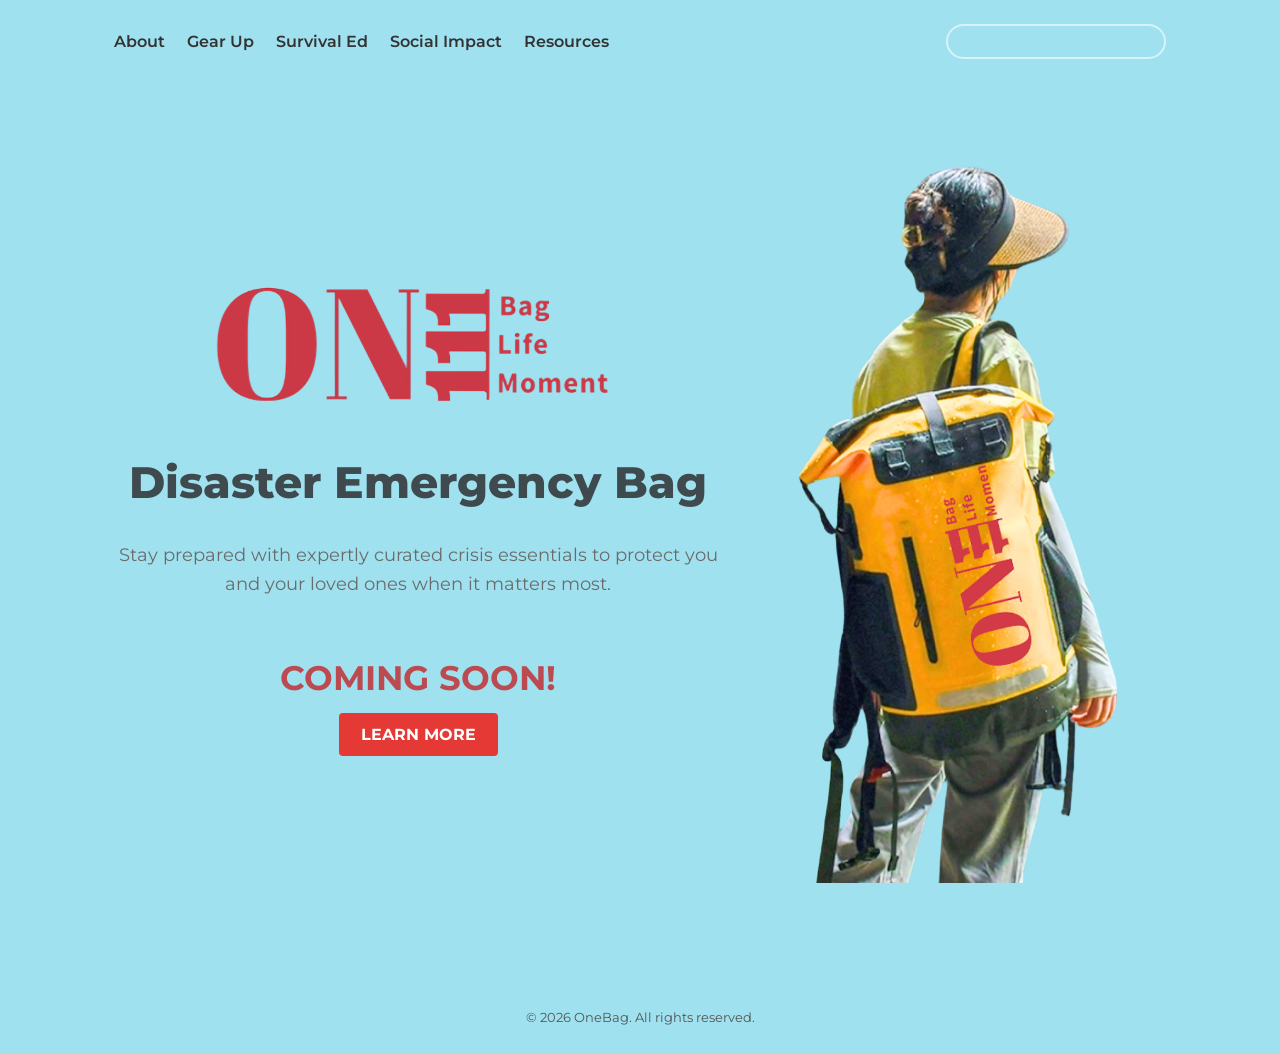
<file: index.html>
<!doctype html>
<html lang="en">
	<head>
		<meta charset="utf-8" />
		<meta name="viewport" content="width=device-width,initial-scale=1" />
		<title>Disaster Emergency Bag — One Bag, Life Moment</title>
		<link href="https://fonts.googleapis.com/css2?family=Montserrat:wght@400;600;700;800&family=Playfair+Display:wght@700&display=swap" rel="stylesheet">
		<link rel="stylesheet" href="style.css">
	</head>
	<body>
		<header class="site-header">
			<div class="inner">
				<nav class="nav">
					<ul class="nav-left">
						<li class="nav-item"><a href="#">About</a></li>
						<li class="nav-item"><a href="#">Gear Up</a></li>
						<li class="nav-item"><a href="#">Survival Ed</a></li>
						<li class="nav-item"><a href="#">Social Impact</a></li>
						<li class="nav-item"><a href="#">Resources</a></li>
					</ul>
					<div class="nav-right">
						<div class="search">
							<input type="search" placeholder="" aria-label="Search">
						</div>
					</div>
				</nav>
			</div>
		</header>

		<main class="hero">
			<div class="inner hero-grid">
				<section class="hero-content">
					<div class="brand">
						<img class="brand-logo" src="images/111_logo_no_BG_final.png" alt="One 111 logo">
					</div>

					<h1>Disaster Emergency Bag</h1>

					<p class="lead">Stay prepared with expertly curated crisis essentials to protect you and your loved ones when it matters most.</p>

					<h2 class="cta-title">COMING SOON!</h2>
					<a class="btn-primary" href="learn.html">LEARN MORE</a>
				</section>

				<figure class="hero-image" aria-hidden="true">
					<img src="images/lady_bag_111.png" alt="Person wearing a yellow emergency bag with 111 logo"/>
				</figure>
			</div>
		</main>

		<footer class="site-footer">
			<div class="inner">
				<small>© <span id="year"></span> OneBag. All rights reserved.</small>
			</div>
		</footer>

		<script>
			document.getElementById('year').textContent = new Date().getFullYear();
		</script>
	</body>
</html>
</file>
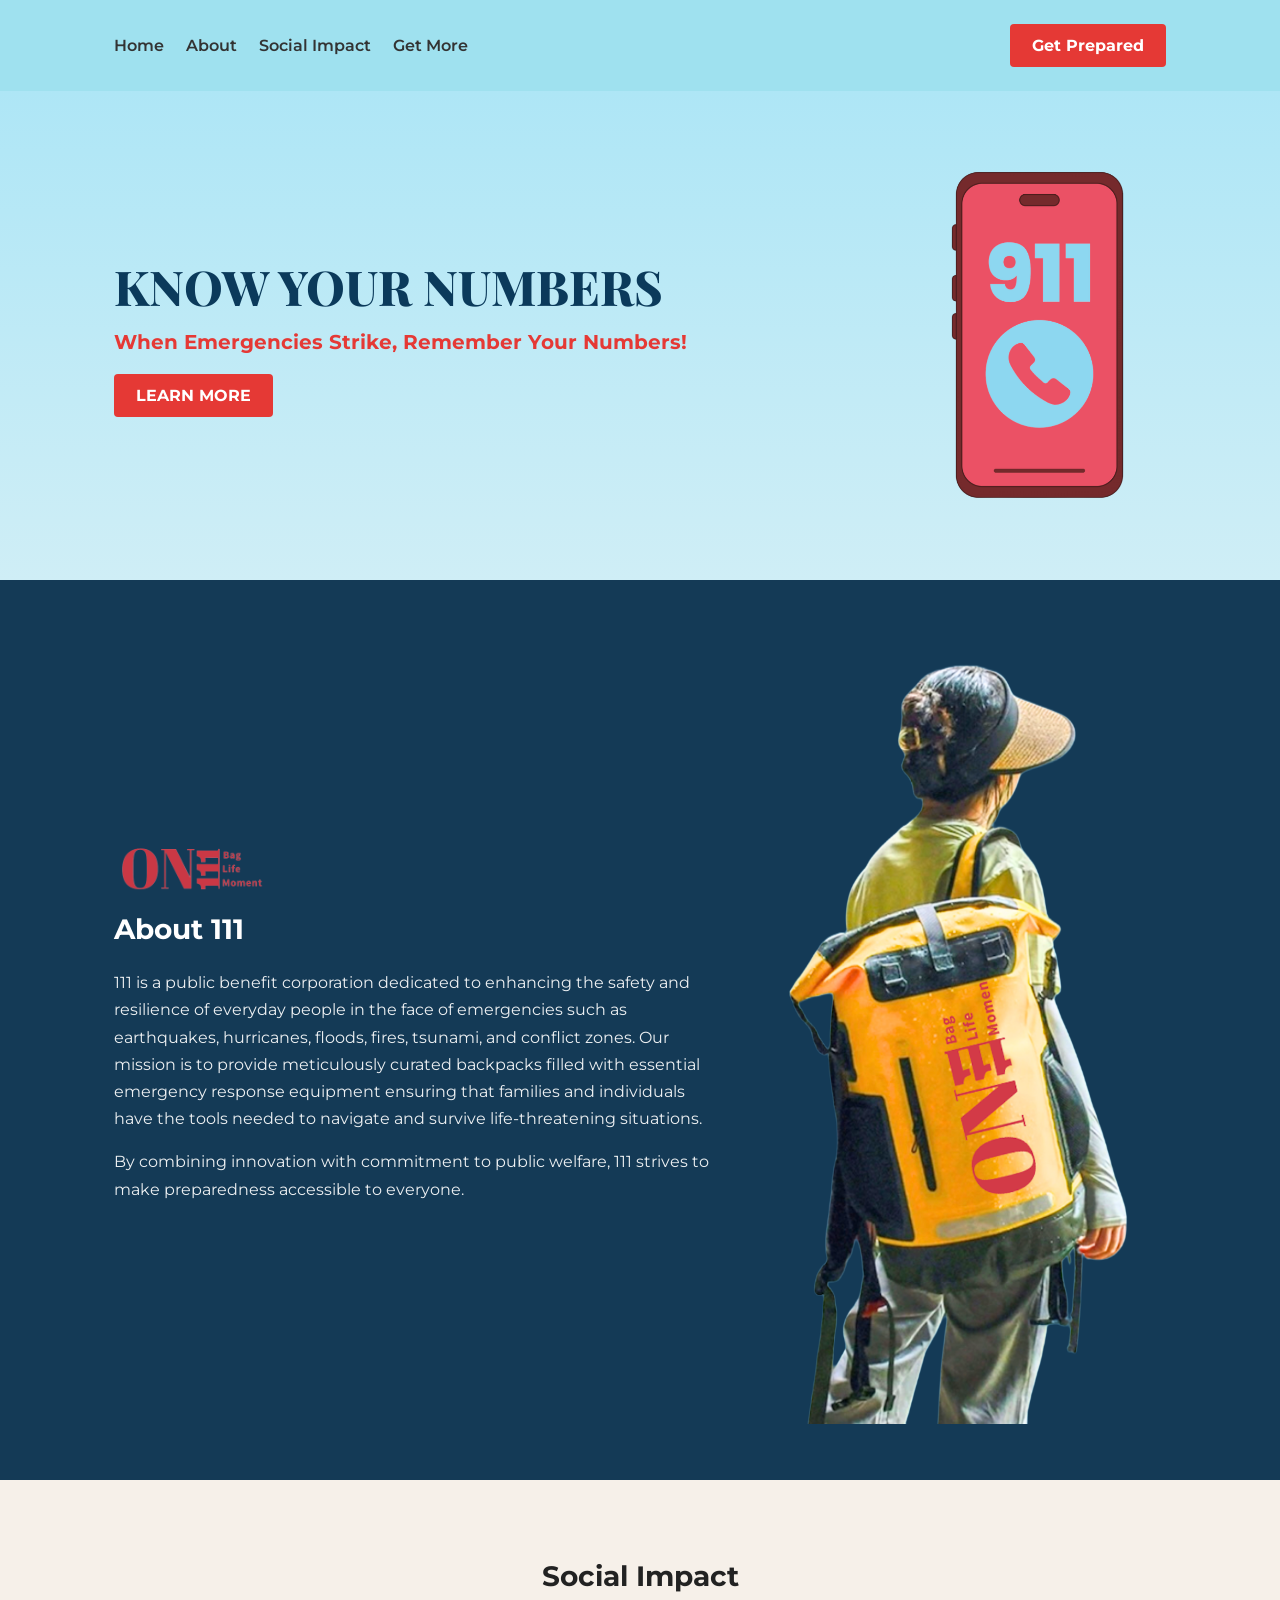
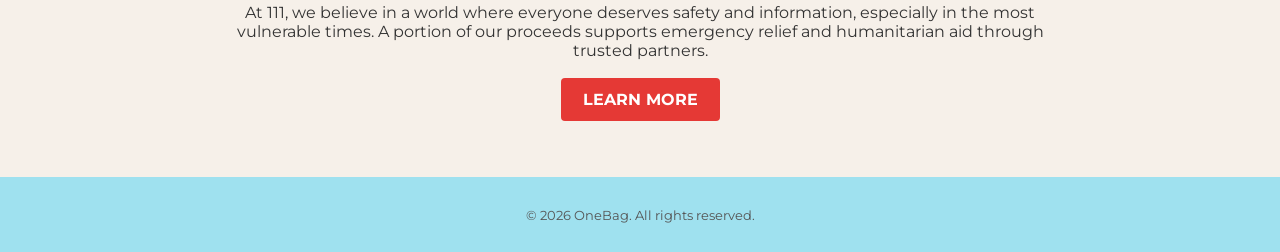
<file: learn.html>
<!doctype html>
<html lang="en">
  <head>
    <meta charset="utf-8" />
    <meta name="viewport" content="width=device-width,initial-scale=1" />
    <title>Know Your Numbers — One 111</title>
    <link href="https://fonts.googleapis.com/css2?family=Montserrat:wght@400;600;700;800&family=Playfair+Display:wght@700&display=swap" rel="stylesheet">
    <link rel="stylesheet" href="style.css">
  </head>
  <body class="subpage">
    <header class="site-header">
      <div class="inner">
        <nav class="nav">
          <ul class="nav-left">
            <li class="nav-item"><a href="index.html">Home</a></li>
            <li class="nav-item"><a href="#about">About</a></li>
            <li class="nav-item"><a href="#impact">Social Impact</a></li>
            <li class="nav-item"><a href="#more">Get More</a></li>
          </ul>
          <div class="nav-right">
            <a class="btn-primary" href="index.html">Get Prepared</a>
          </div>
        </nav>
      </div>
    </header>

    <main>
      <section class="sub-hero">
        <div class="inner sub-hero-grid">
          <div class="sub-hero-content">
            <h1 class="sub-hero-title">KNOW YOUR NUMBERS</h1>
            <p class="sub-hero-lead">When Emergencies Strike, Remember Your Numbers!</p>
            <a class="btn-primary" href="#about">LEARN MORE</a>
          </div>
          <div class="sub-hero-art" aria-hidden="true">
            <img src="images/phone_111.png" alt="Emergency phone graphic" class="sub-hero-phone"/>
          </div>
        </div>
      </section>

      <section id="about" class="section section--dark">
        <div class="inner about-grid">
          <div class="about-copy">
            <img class="brand-logo small" src="images/111_logo_no_BG_final.png" alt="One 111 logo">
            <h2>About 111</h2>
            <p>111 is a public benefit corporation dedicated to enhancing the safety and resilience of everyday people in the face of emergencies such as earthquakes, hurricanes, floods, fires, tsunami, and conflict zones. Our mission is to provide meticulously curated backpacks filled with essential emergency response equipment ensuring that families and individuals have the tools needed to navigate and survive life‑threatening situations.</p>
            <p>By combining innovation with commitment to public welfare, 111 strives to make preparedness accessible to everyone.</p>
          </div>

          <div class="about-art">
            <img src="images/lady_bag_111.png" alt="Person wearing an emergency bag" class="about-bag">
          </div>
        </div>
      </section>

      <section id="impact" class="section section--light">
        <div class="inner">
          <h2 class="impact-title">Social Impact</h2>
          <p class="impact-copy">At 111, we believe in a world where everyone deserves safety and information, especially in the most vulnerable times. A portion of our proceeds supports emergency relief and humanitarian aid through trusted partners.</p>
          <a class="btn-primary" href="#">LEARN MORE</a>
        </div>
      </section>

    </main>

    <footer class="site-footer">
      <div class="inner">
        <small>© <span id="year"></span> OneBag. All rights reserved.</small>
      </div>
    </footer>

    <script>document.getElementById('year').textContent = new Date().getFullYear();</script>
  </body>
</html>
</file>
<file: style.css>
:root{
	--bg:#9fe1ef; /* soft cyan */
	--brand-red:#e53935;
	--muted:#6b6b6b;
	--max-width:1100px;
}

*{box-sizing:border-box}
html,body{height:100%}
body{
	margin:0;
	font-family: 'Montserrat', system-ui, -apple-system, 'Segoe UI', Roboto, 'Helvetica Neue', Arial;
	background:var(--bg);
	color:#333;
	-webkit-font-smoothing:antialiased;
}

.inner{max-width:var(--max-width);margin:0 auto;padding:0 24px}

.site-header{padding:24px 0}
.nav{display:flex;align-items:center;justify-content:space-between}
.nav-left{list-style:none;margin:0;padding:0;display:flex;gap:22px}
.nav-item a{color:#333;text-decoration:none;font-weight:600}
.nav-right{display:flex;align-items:center}
.search input{width:220px;padding:8px 12px;border-radius:20px;border:2px solid rgba(255,255,255,0.6);background:transparent;outline:none}

.hero{padding:40px 0 80px}
.hero-grid{display:grid;grid-template-columns:1fr 420px;align-items:center;gap:24px}

.brand{display:flex;align-items:center;gap:18px;margin-bottom:12px}
.brand-logo{width:clamp(320px,35vw,640px);height:auto;display:block}

.hero-content{display:flex;flex-direction:column;align-items:center;text-align:center}

.h1-wrap{}
h1{font-size:44px;margin:12px 0 32px;color:#3f4a4e;font-weight:800}
.lead{color:var(--muted);font-size:18px;max-width:700px;line-height:1.6;margin:0 auto 40px}
.cta-title{font-size:34px;margin:18px 0 14px;color:#BB4B51}
.btn-primary{display:inline-block;background:var(--brand-red);color:#fff;padding:12px 22px;border-radius:4px;text-decoration:none;font-weight:700}

.hero-image{justify-self:end}
.hero-image img{max-width:420px;width:100%;height:auto;display:block}

.site-footer{padding:28px 0;text-align:center;color:#555}

/* Subpage / learn.html styles */
.sub-hero{background:linear-gradient(180deg,#aee6f6 0%, #cfeef6 100%);padding:48px 0}
.sub-hero-grid{display:grid;grid-template-columns:1fr 280px;align-items:center;gap:24px}
.sub-hero-title{font-family:'Playfair Display', serif;font-size:48px;margin:0 0 12px;color:#0b3a5b}
.sub-hero-lead{font-size:20px;color:#e53935;margin:0 0 20px;font-weight:700}
.sub-hero-content{max-width:640px}
.sub-hero-art{justify-self:end}

.sub-hero-art img, .sub-hero-phone{display:block;max-width:260px;width:100%;height:auto}

.section{padding:56px 0}
.section--dark{background:#143a56;color:#fff}
.about-grid{display:grid;grid-template-columns:1fr 420px;align-items:center;gap:24px}
.about-copy{max-width:680px}
.about-copy h2{font-size:28px;margin-top:6px}
.about-copy p{color:rgba(255,255,255,0.92);line-height:1.7}
.about-art{position:relative}
.about-bag{width:100%;max-width:360px;display:block;margin:0 auto}
.brand-logo.small{width:160px;margin-bottom:12px}

.section--light{background:#f6f0e9;color:#222;text-align:center}
.impact-title{font-size:28px;margin-bottom:10px}
.impact-copy{max-width:820px;margin:0 auto 18px;color:#333}

@media (max-width:980px){
	.sub-hero-grid{grid-template-columns:1fr 220px}
	.about-grid{grid-template-columns:1fr 320px}
}
@media (max-width:720px){
	.sub-hero-grid{grid-template-columns:1fr;gap:18px;text-align:center}
	.sub-hero-art{order:2}
	.sub-hero-content{order:1}
	.sub-hero-art img, .sub-hero-phone{max-width:180px}
	.about-grid{grid-template-columns:1fr;gap:24px}
	.brand-logo.small{width:120px}
}

/* Responsive */
@media (max-width:980px){
	.hero-grid{grid-template-columns:1fr 320px}
	.brand-logo{width:clamp(240px,30vw,480px)}
}
@media (max-width:720px){
	.nav-left{display:none}
	.hero-grid{grid-template-columns:1fr;gap:40px;text-align:center}
	.hero-image{order:2}
	.hero-content{order:1}
	.brand{justify-content:center}
	.brand-logo{width:clamp(140px,40vw,260px)}
	h1{font-size:32px;margin-bottom:18px}
	.lead{margin-bottom:20px}
}
</file>
